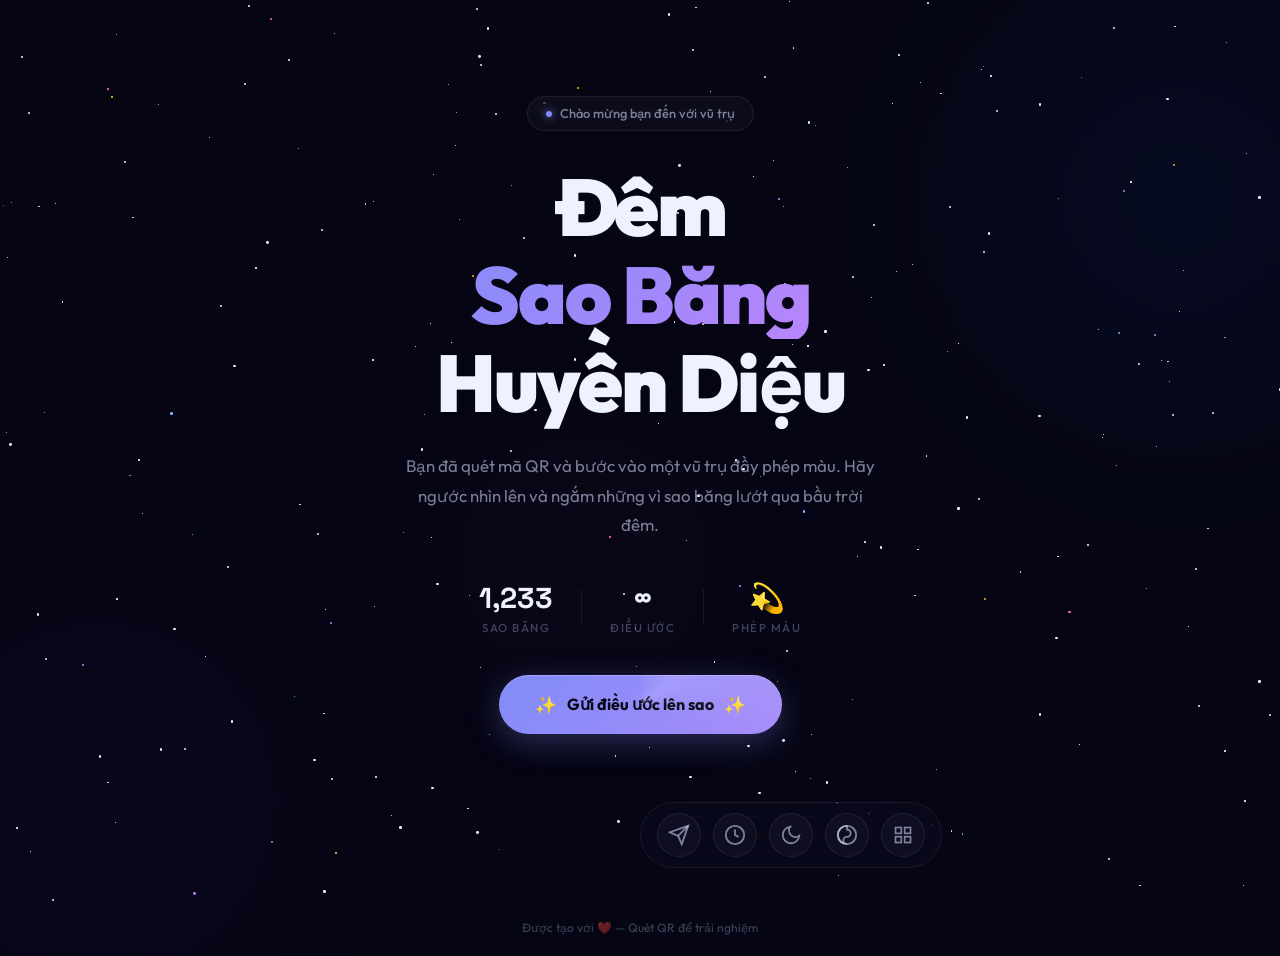
<file: index.html>
<!DOCTYPE html>
<html lang="vi">
<head>
    <meta charset="UTF-8">
    <meta name="viewport" content="width=device-width, initial-scale=1.0">
    <meta name="description" content="Trang web hiệu ứng sao băng - Shooting Stars">
    <meta name="theme-color" content="#0a0a2e">
    <title>✨ Sao Băng - Shooting Stars</title>
    <link rel="preconnect" href="https://fonts.googleapis.com">
    <link rel="preconnect" href="https://fonts.gstatic.com" crossorigin>
    <link href="https://fonts.googleapis.com/css2?family=Outfit:wght@300;400;500;600;700;800;900&family=Space+Grotesk:wght@400;500;600;700&display=swap" rel="stylesheet">
    <link rel="stylesheet" href="style.css">
</head>
<body>
    <!-- Stars Background -->
    <div class="stars-container" id="starsContainer"></div>

    <!-- Shooting Stars -->
    <div class="shooting-stars" id="shootingStars">
        <div class="shooting-star"></div>
        <div class="shooting-star"></div>
        <div class="shooting-star"></div>
        <div class="shooting-star"></div>
        <div class="shooting-star"></div>
        <div class="shooting-star"></div>
        <div class="shooting-star"></div>
        <div class="shooting-star"></div>
    </div>

    <!-- Nebula Glow -->
    <div class="nebula">
        <div class="nebula-cloud nebula-1"></div>
        <div class="nebula-cloud nebula-2"></div>
        <div class="nebula-cloud nebula-3"></div>
    </div>

    <!-- Main Content -->
    <div class="content-wrapper">
        <!-- Hero Section -->
        <section class="hero" id="hero">
            <div class="hero-inner">
                <div class="hero-badge">
                    <span class="badge-dot"></span>
                    <span>Chào mừng bạn đến với vũ trụ</span>
                </div>
                <h1 class="hero-title">
                    <span class="title-line">Đêm</span>
                    <span class="title-line gradient-text">Sao Băng</span>
                    <span class="title-line">Huyền Diệu</span>
                </h1>
                <p class="hero-description">
                    Bạn đã quét mã QR và bước vào một vũ trụ đầy phép màu. 
                    Hãy ngước nhìn lên và ngắm những vì sao băng lướt qua bầu trời đêm.
                </p>
                <div class="hero-stats">
                    <div class="stat-item">
                        <div class="stat-value" id="starCount">0</div>
                        <div class="stat-label">Sao băng</div>
                    </div>
                    <div class="stat-divider"></div>
                    <div class="stat-item">
                        <div class="stat-value" id="wishCount">∞</div>
                        <div class="stat-label">Điều ước</div>
                    </div>
                    <div class="stat-divider"></div>
                    <div class="stat-item">
                        <div class="stat-value">💫</div>
                        <div class="stat-label">Phép màu</div>
                    </div>
                </div>
                <button class="cta-button" id="makeWish" onclick="makeWish()">
                    <span class="btn-sparkle">✨</span>
                    Gửi điều ước lên sao
                    <span class="btn-sparkle">✨</span>
                </button>
            </div>
        </section>

        <!-- Wish Modal -->
        <div class="wish-overlay" id="wishOverlay">
            <div class="wish-card" id="wishCard">
                <div class="wish-glow"></div>
                <div class="wish-emoji">🌠</div>
                <h2>Điều ước của bạn đã được gửi lên ngôi sao!</h2>
                <p>Hãy tin rằng mọi điều tốt đẹp sẽ đến với bạn.</p>
                <button class="wish-close" onclick="closeWish()">Tiếp tục ngắm sao ✨</button>
            </div>
        </div>

        <!-- Interactive Controls -->
        <div class="controls-panel" id="controlsPanel">
            <button class="control-btn" onclick="triggerMeteorShower()" title="Mưa sao băng">
                <svg width="22" height="22" viewBox="0 0 24 24" fill="none" stroke="currentColor" stroke-width="2">
                    <path d="M22 2L11 13"/>
                    <path d="M22 2L15 22L11 13L2 9L22 2Z"/>
                </svg>
            </button>
            <button class="control-btn" onclick="toggleSpeed()" title="Tốc độ" id="speedBtn">
                <svg width="22" height="22" viewBox="0 0 24 24" fill="none" stroke="currentColor" stroke-width="2">
                    <circle cx="12" cy="12" r="10"/>
                    <polyline points="12 6 12 12 16 14"/>
                </svg>
            </button>
            <button class="control-btn" onclick="toggleBrightness()" title="Sáng / Tối nền" id="brightnessBtn">
                <svg id="brightnessIcon" width="22" height="22" viewBox="0 0 24 24" fill="none" stroke="currentColor" stroke-width="2">
                    <path d="M21 12.79A9 9 0 1 1 11.21 3 7 7 0 0 0 21 12.79z"/>
                </svg>
            </button>
            <button class="control-btn" onclick="changeTheme()" title="Tông màu vũ trụ" id="themeBtn">
                <svg width="22" height="22" viewBox="0 0 24 24" fill="none" stroke="currentColor" stroke-width="2">
                    <circle cx="12" cy="12" r="10"/>
                    <path d="M12 2a7 7 0 0 0 0 20 4 4 0 0 1 0-8 4 4 0 0 0 0-8z"/>
                </svg>
            </button>
            <a class="control-btn" href="generate-qr.html" title="Tạo mã QR">
                <svg width="20" height="20" viewBox="0 0 24 24" fill="none" stroke="currentColor" stroke-width="2">
                    <rect x="3" y="3" width="7" height="7"/><rect x="14" y="3" width="7" height="7"/>
                    <rect x="3" y="14" width="7" height="7"/><rect x="14" y="14" width="7" height="7"/>
                </svg>
            </a>
        </div>

        <!-- Footer -->
        <footer class="site-footer">
            <p>Được tạo với ❤️ &mdash; Quét QR để trải nghiệm</p>
        </footer>
    </div>

    <!-- Toast -->
    <div class="toast" id="toast">
        <span id="toastMsg"></span>
    </div>

    <script src="app.js"></script>
</body>
</html>
</file>
<file: style.css>
/* ========================================
   Shooting Stars - Cosmic Dark Theme
   ======================================== */

:root {
    --bg-deep: #050514;
    --bg-space: #0a0a2e;
    --star-white: #f0f0ff;
    --star-blue: #7eb8ff;
    --star-purple: #c084fc;
    --star-pink: #f472b6;
    --star-gold: #fbbf24;
    --nebula-blue: rgba(59, 130, 246, 0.08);
    --nebula-purple: rgba(168, 85, 247, 0.06);
    --nebula-pink: rgba(236, 72, 153, 0.05);
    --text-primary: #eef2ff;
    --text-secondary: rgba(200, 210, 240, 0.6);
    --text-muted: rgba(150, 160, 200, 0.4);
    --accent: #818cf8;
    --accent-bright: #a78bfa;
    --glass-bg: rgba(255, 255, 255, 0.03);
    --glass-border: rgba(255, 255, 255, 0.07);
}

/* Theme variants */
body.theme-aurora {
    --bg-deep: #021210;
    --bg-space: #042f2e;
    --accent: #34d399;
    --accent-bright: #6ee7b7;
    --star-blue: #5eead4;
    --star-purple: #34d399;
    --nebula-blue: rgba(52, 211, 153, 0.08);
    --nebula-purple: rgba(94, 234, 212, 0.06);
}

body.theme-sunset {
    --bg-deep: #1a0505;
    --bg-space: #2d0a0a;
    --accent: #fb923c;
    --accent-bright: #fdba74;
    --star-blue: #fb923c;
    --star-purple: #f43f5e;
    --star-pink: #fbbf24;
    --nebula-blue: rgba(251, 146, 60, 0.08);
    --nebula-purple: rgba(244, 63, 94, 0.06);
}

/* ===== BRIGHTNESS & LIGHT / DARK MODES ===== */
/* Dim mode (Nền tối vừa / Chiều tà dịu mắt) */
body.mode-dim {
    --bg-deep: #0e1026;
    --bg-space: #17193d;
    --text-primary: #f8fafc;
    --text-secondary: rgba(226, 232, 240, 0.75);
    --text-muted: rgba(148, 163, 184, 0.5);
    --glass-bg: rgba(255, 255, 255, 0.06);
    --glass-border: rgba(255, 255, 255, 0.12);
    --nebula-blue: rgba(99, 102, 241, 0.14);
    --nebula-purple: rgba(168, 85, 247, 0.12);
}

/* Light mode (Nền sáng / Bình minh mộng mơ) */
body.mode-light {
    --bg-deep: #f5f7fd;
    --bg-space: #e7edfc;
    --star-white: #6366f1;
    --star-blue: #3b82f6;
    --star-purple: #8b5cf6;
    --star-pink: #ec4899;
    --star-gold: #f59e0b;
    --nebula-blue: rgba(99, 102, 241, 0.12);
    --nebula-purple: rgba(168, 85, 247, 0.10);
    --nebula-pink: rgba(244, 114, 182, 0.08);
    --text-primary: #0f172a;
    --text-secondary: #334155;
    --text-muted: #64748b;
    --accent: #4f46e5;
    --accent-bright: #6366f1;
    --glass-bg: rgba(255, 255, 255, 0.7);
    --glass-border: rgba(99, 102, 241, 0.18);
}

body.mode-light.theme-aurora {
    --bg-deep: #f0fdf4;
    --bg-space: #dcfce7;
    --accent: #059669;
    --accent-bright: #10b981;
    --star-blue: #0d9488;
    --star-purple: #059669;
    --nebula-blue: rgba(16, 185, 129, 0.12);
    --nebula-purple: rgba(20, 184, 166, 0.10);
}

body.mode-light.theme-sunset {
    --bg-deep: #fff7ed;
    --bg-space: #ffedd5;
    --accent: #ea580c;
    --accent-bright: #f97316;
    --star-blue: #ea580c;
    --star-purple: #e11d48;
    --star-pink: #d97706;
    --nebula-blue: rgba(249, 115, 22, 0.12);
    --nebula-purple: rgba(225, 29, 72, 0.10);
}

/* Light mode specific component overrides */
body.mode-light .hero-badge {
    background: rgba(255, 255, 255, 0.85);
    border-color: rgba(99, 102, 241, 0.22);
    color: #334155;
    box-shadow: 0 4px 16px rgba(99, 102, 241, 0.08);
}

body.mode-light .cta-button {
    color: #ffffff;
    box-shadow: 0 8px 30px rgba(79, 70, 229, 0.35);
}

body.mode-light .controls-panel {
    background: rgba(255, 255, 255, 0.85);
    border-color: rgba(99, 102, 241, 0.2);
    box-shadow: 0 10px 30px rgba(0, 0, 0, 0.08);
}

body.mode-light .control-btn {
    background: rgba(241, 245, 249, 0.85);
    border-color: rgba(99, 102, 241, 0.18);
    color: #334155;
}

body.mode-light .control-btn:hover {
    background: rgba(99, 102, 241, 0.15);
    color: #4f46e5;
    border-color: rgba(99, 102, 241, 0.35);
}

body.mode-light .wish-overlay {
    background: rgba(240, 244, 255, 0.85);
}

body.mode-light .wish-card {
    background: rgba(255, 255, 255, 0.96);
    border-color: rgba(99, 102, 241, 0.25);
    color: #0f172a;
    box-shadow: 0 20px 50px rgba(99, 102, 241, 0.18);
}

body.mode-light .wish-card p {
    color: #475569;
}

body.mode-light .wish-close {
    color: #ffffff;
}

body.mode-light .toast {
    background: rgba(255, 255, 255, 0.95);
    border-color: rgba(99, 102, 241, 0.25);
    color: #0f172a;
    box-shadow: 0 10px 30px rgba(0, 0, 0, 0.12);
}

body.mode-light .shooting-star::before {
    background: linear-gradient(to left, rgba(79, 70, 229, 0.9), rgba(168, 85, 247, 0.5), transparent);
}

body.mode-light .shooting-star::after {
    background: linear-gradient(to left, rgba(99, 102, 241, 0.4), transparent);
}

body.mode-light .extra-meteor::before {
    background: linear-gradient(to left, rgba(79, 70, 229, 0.9), rgba(168, 85, 247, 0.5), transparent);
}

/* Reset */
*, *::before, *::after {
    margin: 0;
    padding: 0;
    box-sizing: border-box;
}

html {
    font-size: 16px;
    scroll-behavior: smooth;
}

body {
    font-family: 'Outfit', 'Space Grotesk', sans-serif;
    background: var(--bg-deep);
    color: var(--text-primary);
    min-height: 100vh;
    overflow-x: hidden;
    position: relative;
    transition: background 0.8s ease, color 0.5s ease;
}

/* ===== STARS BACKGROUND ===== */
.stars-container {
    position: fixed;
    top: 0;
    left: 0;
    width: 100%;
    height: 100%;
    z-index: 0;
    pointer-events: none;
}

.star {
    position: absolute;
    border-radius: 50%;
    background: var(--star-white);
    animation: twinkle var(--duration) ease-in-out infinite;
    animation-delay: var(--delay);
}

@keyframes twinkle {
    0%, 100% { opacity: var(--min-opacity, 0.2); transform: scale(1); }
    50% { opacity: var(--max-opacity, 0.9); transform: scale(1.3); }
}

/* ===== SHOOTING STARS ===== */
.shooting-stars {
    position: fixed;
    top: 0;
    left: 0;
    width: 100%;
    height: 100%;
    z-index: 1;
    pointer-events: none;
    overflow: hidden;
}

.shooting-star {
    position: absolute;
    width: 3px;
    height: 3px;
    background: linear-gradient(45deg, var(--star-white), transparent);
    border-radius: 50%;
    opacity: 0;
    animation: shoot var(--shoot-duration, 3s) linear infinite;
    animation-delay: var(--shoot-delay, 0s);
}

.shooting-star::before {
    content: '';
    position: absolute;
    top: 50%;
    right: 100%;
    width: var(--tail-length, 80px);
    height: 1.5px;
    background: linear-gradient(to left, rgba(255,255,255,0.8), rgba(167,139,250,0.4), transparent);
    transform: translateY(-50%);
    border-radius: 100px;
}

.shooting-star::after {
    content: '';
    position: absolute;
    top: 50%;
    right: 100%;
    width: calc(var(--tail-length, 80px) * 0.6);
    height: 4px;
    background: linear-gradient(to left, rgba(129,140,248,0.3), transparent);
    transform: translateY(-50%);
    filter: blur(3px);
    border-radius: 100px;
}

/* Individual shooting star configurations */
.shooting-star:nth-child(1) {
    top: 8%;
    right: -100px;
    --shoot-duration: 2.8s;
    --shoot-delay: 0.5s;
    --tail-length: 100px;
}
.shooting-star:nth-child(2) {
    top: 15%;
    right: -100px;
    --shoot-duration: 3.5s;
    --shoot-delay: 3s;
    --tail-length: 120px;
}
.shooting-star:nth-child(3) {
    top: 25%;
    right: -100px;
    --shoot-duration: 2.2s;
    --shoot-delay: 6s;
    --tail-length: 70px;
}
.shooting-star:nth-child(4) {
    top: 35%;
    right: -100px;
    --shoot-duration: 4s;
    --shoot-delay: 2s;
    --tail-length: 140px;
}
.shooting-star:nth-child(5) {
    top: 45%;
    right: -100px;
    --shoot-duration: 2.5s;
    --shoot-delay: 8s;
    --tail-length: 90px;
}
.shooting-star:nth-child(6) {
    top: 55%;
    right: -100px;
    --shoot-duration: 3.2s;
    --shoot-delay: 5s;
    --tail-length: 110px;
}
.shooting-star:nth-child(7) {
    top: 18%;
    right: -100px;
    --shoot-duration: 2s;
    --shoot-delay: 10s;
    --tail-length: 60px;
}
.shooting-star:nth-child(8) {
    top: 40%;
    right: -100px;
    --shoot-duration: 3.8s;
    --shoot-delay: 7s;
    --tail-length: 130px;
}

@keyframes shoot {
    0% {
        transform: translateX(0) translateY(0) rotate(-35deg);
        opacity: 0;
    }
    3% {
        opacity: 1;
    }
    60% {
        opacity: 1;
    }
    100% {
        transform: translateX(-120vw) translateY(60vh) rotate(-35deg);
        opacity: 0;
    }
}

/* Meteor shower - extra stars triggered by button */
.meteor-shower .shooting-star {
    animation-duration: 1.5s !important;
}

.extra-meteor {
    position: absolute;
    width: 3px;
    height: 3px;
    background: var(--star-white);
    border-radius: 50%;
    opacity: 0;
    animation: shoot 1.8s linear forwards;
}

.extra-meteor::before {
    content: '';
    position: absolute;
    top: 50%;
    right: 100%;
    width: 90px;
    height: 1.5px;
    background: linear-gradient(to left, rgba(255,255,255,0.9), rgba(167,139,250,0.5), transparent);
    transform: translateY(-50%);
    border-radius: 100px;
}

.extra-meteor::after {
    content: '';
    position: absolute;
    top: 50%;
    right: 100%;
    width: 50px;
    height: 5px;
    background: linear-gradient(to left, rgba(129,140,248,0.4), transparent);
    transform: translateY(-50%);
    filter: blur(4px);
    border-radius: 100px;
}

/* ===== NEBULA ===== */
.nebula {
    position: fixed;
    top: 0;
    left: 0;
    width: 100%;
    height: 100%;
    z-index: 0;
    pointer-events: none;
}

.nebula-cloud {
    position: absolute;
    border-radius: 50%;
    filter: blur(80px);
    animation: nebulaDrift 30s ease-in-out infinite;
}

.nebula-1 {
    width: 600px;
    height: 600px;
    background: radial-gradient(circle, var(--nebula-blue), transparent 70%);
    top: -100px;
    right: -200px;
    animation-delay: 0s;
}

.nebula-2 {
    width: 500px;
    height: 500px;
    background: radial-gradient(circle, var(--nebula-purple), transparent 70%);
    bottom: -150px;
    left: -150px;
    animation-delay: -10s;
}

.nebula-3 {
    width: 400px;
    height: 400px;
    background: radial-gradient(circle, var(--nebula-pink), transparent 70%);
    top: 40%;
    left: 30%;
    animation-delay: -20s;
}

@keyframes nebulaDrift {
    0%, 100% { transform: translate(0, 0) scale(1); opacity: 0.6; }
    33% { transform: translate(40px, -30px) scale(1.1); opacity: 0.8; }
    66% { transform: translate(-30px, 20px) scale(0.9); opacity: 0.5; }
}

/* ===== CONTENT ===== */
.content-wrapper {
    position: relative;
    z-index: 10;
    min-height: 100vh;
    display: flex;
    flex-direction: column;
}

/* Hero */
.hero {
    flex: 1;
    display: flex;
    align-items: center;
    justify-content: center;
    padding: 40px 24px 110px;
    min-height: 100vh;
}

.hero-inner {
    text-align: center;
    max-width: 640px;
    animation: heroReveal 1.2s ease-out;
}

@keyframes heroReveal {
    from {
        opacity: 0;
        transform: translateY(40px) scale(0.95);
    }
    to {
        opacity: 1;
        transform: translateY(0) scale(1);
    }
}

/* Badge */
.hero-badge {
    display: inline-flex;
    align-items: center;
    gap: 8px;
    padding: 8px 18px;
    background: var(--glass-bg);
    border: 1px solid var(--glass-border);
    border-radius: 100px;
    font-size: 0.8rem;
    font-weight: 500;
    color: var(--text-secondary);
    margin-bottom: 32px;
    backdrop-filter: blur(10px);
    animation: fadeIn 1s ease-out 0.3s both;
}

.badge-dot {
    width: 6px;
    height: 6px;
    border-radius: 50%;
    background: var(--accent);
    box-shadow: 0 0 8px var(--accent);
    animation: dotPulse 2s ease-in-out infinite;
}

@keyframes dotPulse {
    0%, 100% { opacity: 1; box-shadow: 0 0 8px var(--accent); }
    50% { opacity: 0.5; box-shadow: 0 0 16px var(--accent); }
}

/* Title */
.hero-title {
    font-size: clamp(2.5rem, 8vw, 5rem);
    font-weight: 900;
    line-height: 1.1;
    margin-bottom: 24px;
    letter-spacing: -2px;
}

.title-line {
    display: block;
    animation: titleSlide 0.8s ease-out both;
}

.title-line:nth-child(1) { animation-delay: 0.4s; }
.title-line:nth-child(2) { animation-delay: 0.6s; }
.title-line:nth-child(3) { animation-delay: 0.8s; }

@keyframes titleSlide {
    from {
        opacity: 0;
        transform: translateY(30px);
        filter: blur(8px);
    }
    to {
        opacity: 1;
        transform: translateY(0);
        filter: blur(0);
    }
}

.gradient-text {
    background: linear-gradient(135deg, var(--accent), var(--star-purple), var(--star-pink), var(--star-gold));
    background-size: 300% 300%;
    -webkit-background-clip: text;
    -webkit-text-fill-color: transparent;
    background-clip: text;
    animation: gradientShift 6s ease-in-out infinite;
}

@keyframes gradientShift {
    0%, 100% { background-position: 0% 50%; }
    50% { background-position: 100% 50%; }
}

/* Description */
.hero-description {
    font-size: 1.05rem;
    line-height: 1.75;
    color: var(--text-secondary);
    max-width: 480px;
    margin: 0 auto 40px;
    animation: fadeIn 1s ease-out 1s both;
}

@keyframes fadeIn {
    from { opacity: 0; transform: translateY(15px); }
    to { opacity: 1; transform: translateY(0); }
}

/* Stats */
.hero-stats {
    display: flex;
    align-items: center;
    justify-content: center;
    gap: 28px;
    margin-bottom: 40px;
    animation: fadeIn 1s ease-out 1.2s both;
}

.stat-item {
    text-align: center;
}

.stat-value {
    font-size: 1.8rem;
    font-weight: 800;
    color: var(--text-primary);
    font-family: 'Space Grotesk', monospace;
}

.stat-label {
    font-size: 0.72rem;
    font-weight: 500;
    color: var(--text-muted);
    text-transform: uppercase;
    letter-spacing: 1.5px;
    margin-top: 4px;
}

.stat-divider {
    width: 1px;
    height: 36px;
    background: var(--glass-border);
}

/* CTA Button */
.cta-button {
    display: inline-flex;
    align-items: center;
    gap: 10px;
    padding: 18px 36px;
    background: linear-gradient(135deg, var(--accent), var(--accent-bright));
    color: var(--bg-deep);
    border: none;
    border-radius: 100px;
    font-family: 'Outfit', sans-serif;
    font-size: 1rem;
    font-weight: 700;
    cursor: pointer;
    position: relative;
    overflow: hidden;
    transition: all 0.4s cubic-bezier(0.4, 0, 0.2, 1);
    box-shadow: 0 8px 32px rgba(129, 140, 248, 0.3), inset 0 1px 0 rgba(255,255,255,0.2);
    animation: fadeIn 1s ease-out 1.4s both;
}

.cta-button::before {
    content: '';
    position: absolute;
    top: -50%;
    left: -50%;
    width: 200%;
    height: 200%;
    background: conic-gradient(transparent, rgba(255,255,255,0.15), transparent 30%);
    animation: btnShine 4s linear infinite;
}

@keyframes btnShine {
    from { transform: rotate(0deg); }
    to { transform: rotate(360deg); }
}

.cta-button:hover {
    transform: translateY(-3px) scale(1.03);
    box-shadow: 0 12px 48px rgba(129, 140, 248, 0.5), inset 0 1px 0 rgba(255,255,255,0.3);
}

.cta-button:active {
    transform: translateY(0) scale(0.98);
}

.btn-sparkle {
    font-size: 1.1rem;
    animation: sparkle 2s ease-in-out infinite;
}

.btn-sparkle:last-child {
    animation-delay: 1s;
}

@keyframes sparkle {
    0%, 100% { opacity: 0.7; transform: scale(1) rotate(0deg); }
    50% { opacity: 1; transform: scale(1.3) rotate(15deg); }
}

/* ===== WISH MODAL ===== */
.wish-overlay {
    position: fixed;
    top: 0;
    left: 0;
    width: 100%;
    height: 100%;
    background: rgba(5, 5, 20, 0.85);
    backdrop-filter: blur(20px);
    z-index: 1000;
    display: none;
    align-items: center;
    justify-content: center;
    padding: 24px;
    opacity: 0;
    transition: opacity 0.5s ease;
}

.wish-overlay.active {
    display: flex;
    opacity: 1;
}

.wish-card {
    position: relative;
    background: rgba(20, 20, 50, 0.8);
    border: 1px solid rgba(129, 140, 248, 0.2);
    border-radius: 28px;
    padding: 48px 36px;
    max-width: 420px;
    width: 100%;
    text-align: center;
    animation: wishAppear 0.6s ease-out;
    overflow: hidden;
}

.wish-glow {
    position: absolute;
    top: -50%;
    left: -50%;
    width: 200%;
    height: 200%;
    background: radial-gradient(circle at center, rgba(129,140,248,0.1), transparent 60%);
    animation: wishGlow 3s ease-in-out infinite;
}

@keyframes wishGlow {
    0%, 100% { transform: scale(1); opacity: 0.5; }
    50% { transform: scale(1.1); opacity: 1; }
}

@keyframes wishAppear {
    from {
        opacity: 0;
        transform: translateY(30px) scale(0.9);
    }
    to {
        opacity: 1;
        transform: translateY(0) scale(1);
    }
}

.wish-emoji {
    font-size: 4rem;
    margin-bottom: 20px;
    animation: wishFloat 3s ease-in-out infinite;
}

@keyframes wishFloat {
    0%, 100% { transform: translateY(0); }
    50% { transform: translateY(-12px); }
}

.wish-card h2 {
    font-size: 1.3rem;
    font-weight: 700;
    margin-bottom: 12px;
    position: relative;
    z-index: 1;
}

.wish-card p {
    font-size: 0.9rem;
    color: var(--text-secondary);
    margin-bottom: 28px;
    position: relative;
    z-index: 1;
}

.wish-close {
    display: inline-flex;
    align-items: center;
    gap: 8px;
    padding: 14px 28px;
    background: linear-gradient(135deg, var(--accent), var(--accent-bright));
    color: var(--bg-deep);
    border: none;
    border-radius: 100px;
    font-family: 'Outfit', sans-serif;
    font-size: 0.9rem;
    font-weight: 600;
    cursor: pointer;
    transition: all 0.3s ease;
    position: relative;
    z-index: 1;
}

.wish-close:hover {
    transform: scale(1.05);
    box-shadow: 0 8px 24px rgba(129, 140, 248, 0.3);
}

/* ===== CONTROLS PANEL ===== */
.controls-panel {
    position: fixed;
    bottom: 32px;
    left: 50%;
    transform: translateX(-50%);
    display: flex;
    gap: 12px;
    padding: 10px 16px;
    background: rgba(10, 10, 30, 0.6);
    border: 1px solid var(--glass-border);
    border-radius: 100px;
    backdrop-filter: blur(20px);
    z-index: 50;
    animation: fadeIn 1s ease-out 1.6s both;
}

.control-btn {
    width: 44px;
    height: 44px;
    display: flex;
    align-items: center;
    justify-content: center;
    background: var(--glass-bg);
    border: 1px solid var(--glass-border);
    border-radius: 50%;
    color: var(--text-secondary);
    cursor: pointer;
    transition: all 0.3s ease;
}

.control-btn:hover {
    background: rgba(129, 140, 248, 0.15);
    color: var(--accent);
    border-color: rgba(129, 140, 248, 0.3);
    transform: scale(1.1);
    box-shadow: 0 0 20px rgba(129, 140, 248, 0.15);
}

.control-btn:active {
    transform: scale(0.95);
}

/* ===== FOOTER ===== */
.site-footer {
    text-align: center;
    padding: 20px;
    position: relative;
    z-index: 10;
}

.site-footer p {
    font-size: 0.75rem;
    color: var(--text-muted);
}

/* ===== TOAST ===== */
.toast {
    position: fixed;
    top: 32px;
    left: 50%;
    transform: translateX(-50%) translateY(-80px);
    background: rgba(20, 20, 50, 0.9);
    border: 1px solid var(--glass-border);
    color: var(--text-primary);
    padding: 12px 28px;
    border-radius: 100px;
    font-size: 0.85rem;
    font-weight: 500;
    z-index: 2000;
    opacity: 0;
    transition: all 0.4s cubic-bezier(0.4, 0, 0.2, 1);
    backdrop-filter: blur(20px);
    pointer-events: none;
    box-shadow: 0 8px 32px rgba(0,0,0,0.4);
}

.toast.show {
    transform: translateX(-50%) translateY(0);
    opacity: 1;
}

/* ===== CURSOR TRAIL ===== */
.cursor-particle {
    position: fixed;
    pointer-events: none;
    border-radius: 50%;
    z-index: 9999;
    animation: particleFade 0.8s ease-out forwards;
}

@keyframes particleFade {
    from {
        opacity: 1;
        transform: scale(1);
    }
    to {
        opacity: 0;
        transform: scale(0) translateY(-20px);
    }
}

/* ===== RESPONSIVE ===== */
@media (max-width: 600px) {
    .hero-title {
        letter-spacing: -1px;
    }

    .hero-stats {
        gap: 16px;
    }

    .stat-value {
        font-size: 1.4rem;
    }

    .cta-button {
        padding: 16px 28px;
        font-size: 0.9rem;
    }

    .controls-panel {
        bottom: 20px;
    }

    .wish-card {
        padding: 36px 24px;
    }
}

/* Selection */
::selection {
    background: rgba(129, 140, 248, 0.3);
    color: var(--text-primary);
}
</file>
